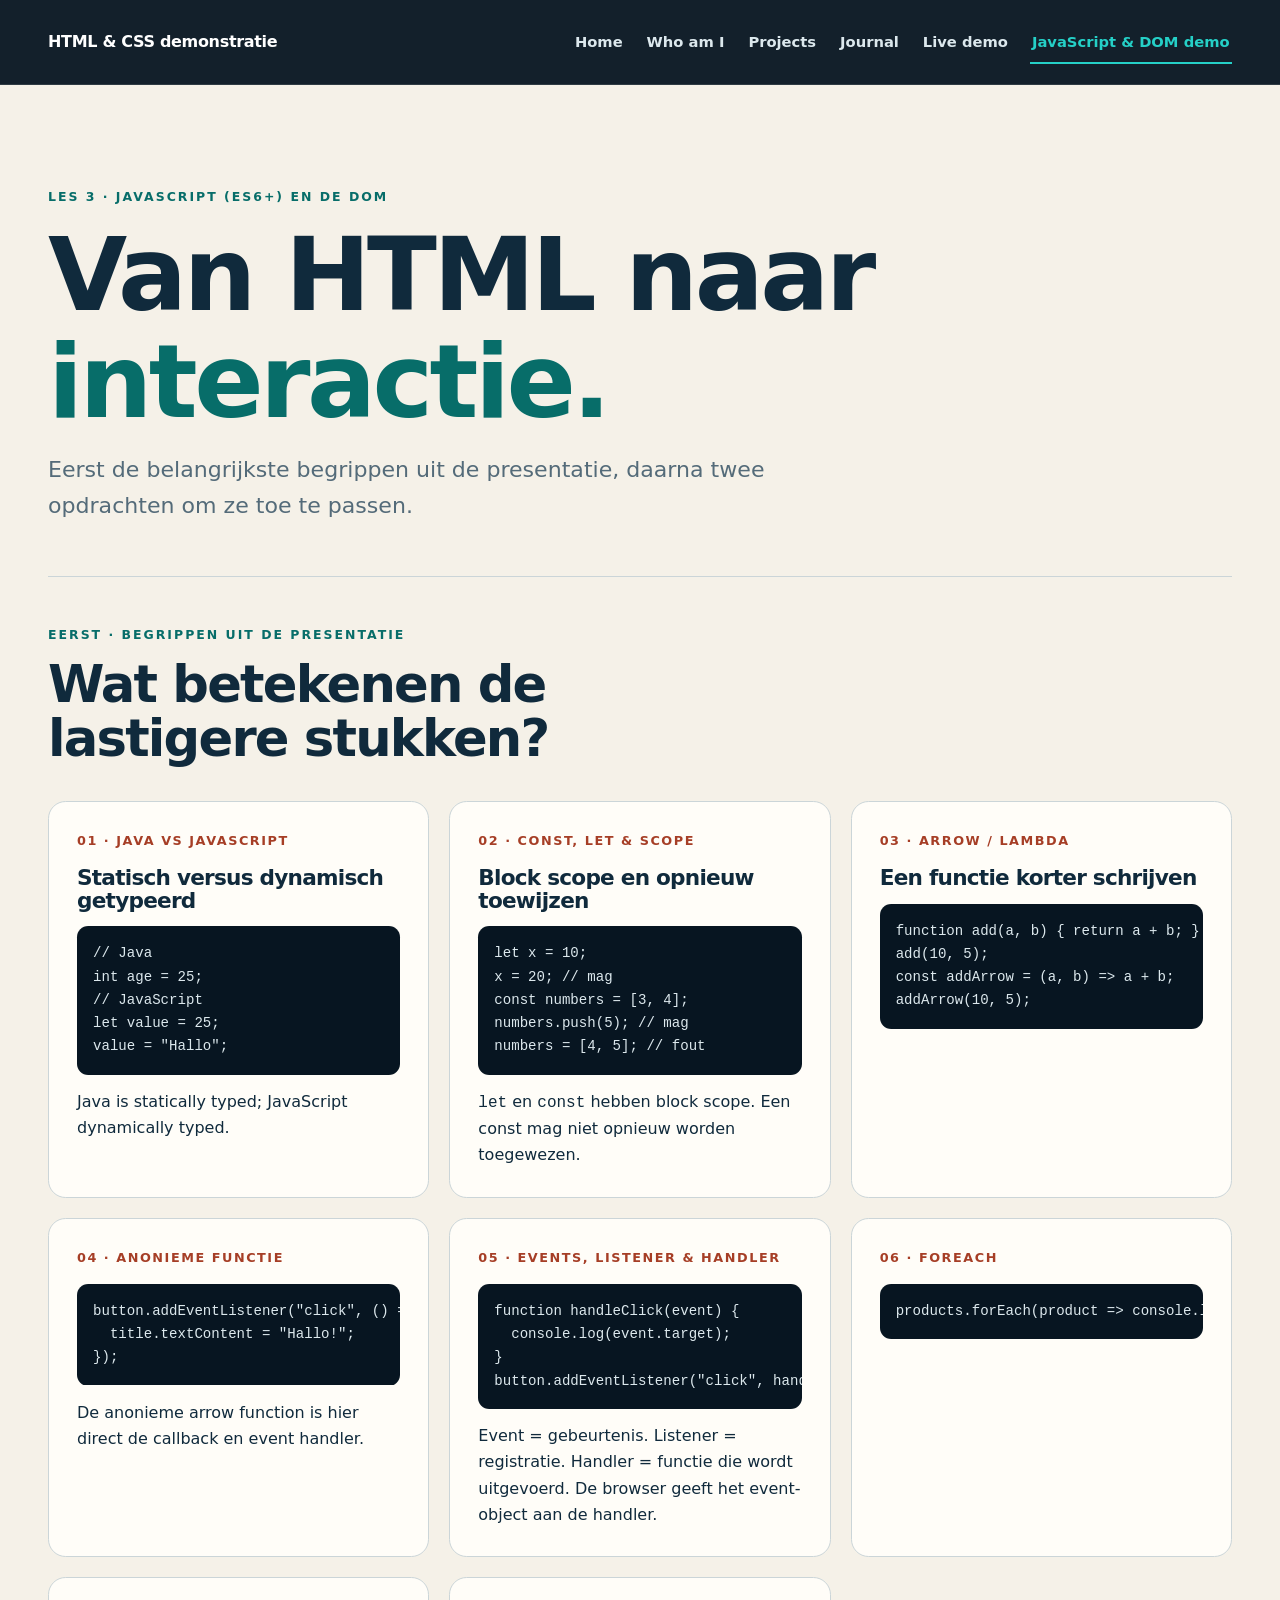
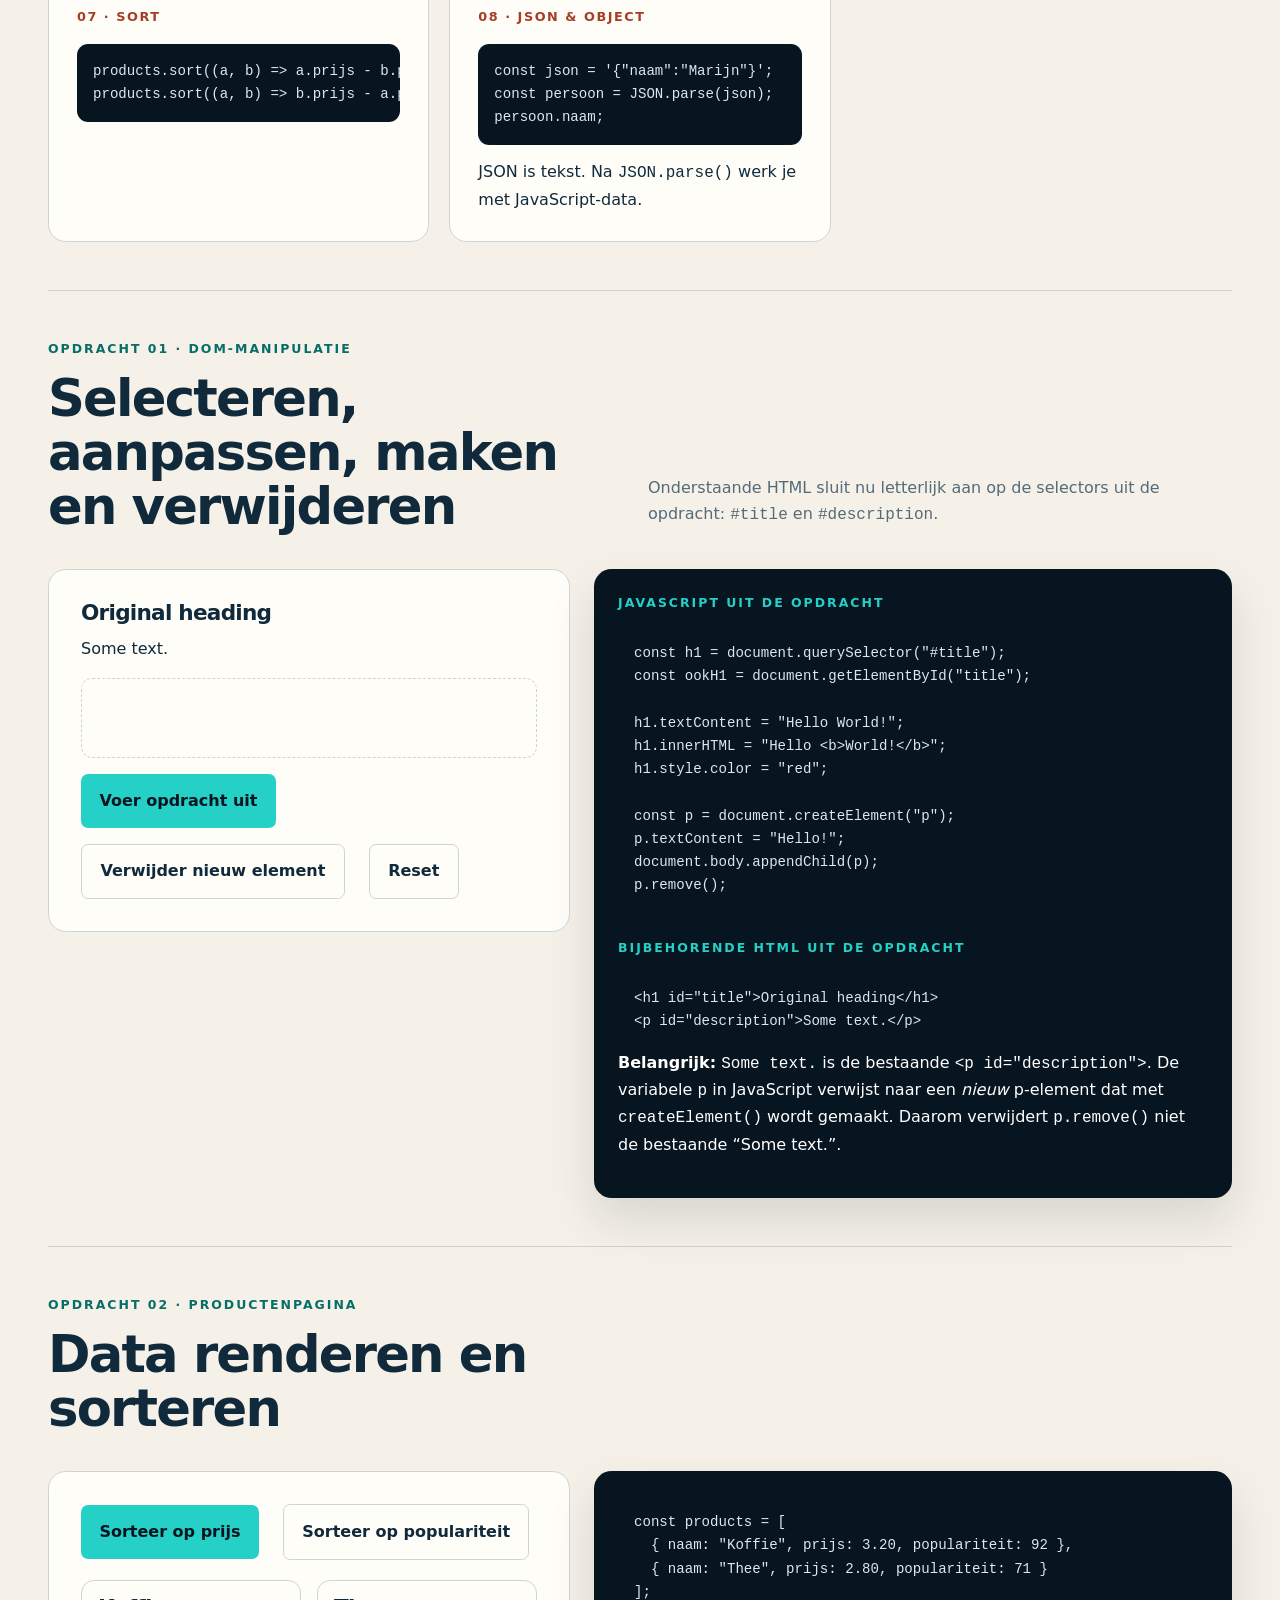
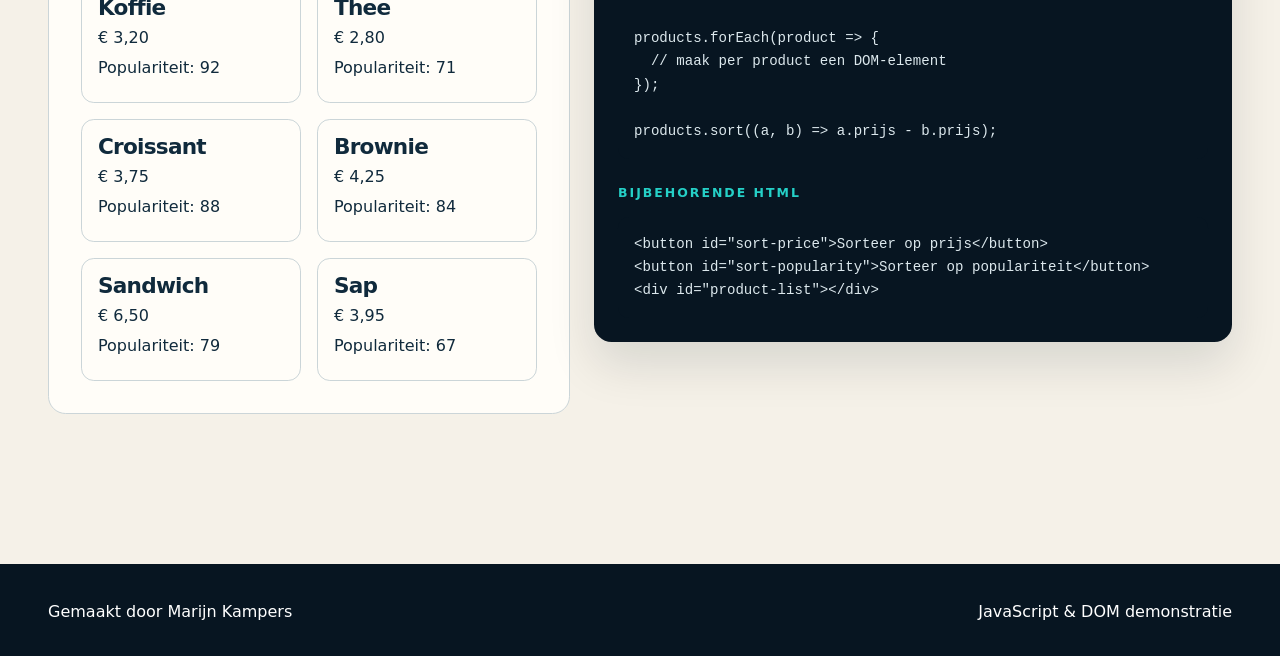
<file: demo2.html>
<!doctype html>
<html lang="nl"><head><meta charset="utf-8"><meta name="viewport" content="width=device-width, initial-scale=1"><meta name="description" content="JavaScript en DOM lesopdrachten"><title>JavaScript & DOM demo</title><link rel="stylesheet" href="css/style.css"><link rel="stylesheet" href="css/demo2.css"></head><body>
<a class="skip-link" href="#hoofdinhoud">Ga naar de inhoud</a><header class="site-header"><div class="container header-inner"><a class="brand" href="index.html"><span>HTML & CSS demonstratie</span></a><nav aria-label="Hoofdnavigatie"><ul class="nav-list"><li><a href="index.html">Home</a></li><li><a href="whoami.html">Who am I</a></li><li><a href="projects.html">Projects</a></li><li><a href="journal.html">Journal</a></li><li><a href="demo.html">Live demo</a></li><li><a aria-current="page" href="demo2.html">JavaScript & DOM demo</a></li></ul></nav></div></header>
<main id="hoofdinhoud" class="container page-main"><header class="page-intro"><p class="eyebrow">Les 3 · JavaScript (ES6+) en de DOM</p><h1>Van HTML naar <span class="accent">interactie.</span></h1><p class="lead">Eerst de belangrijkste begrippen uit de presentatie, daarna twee opdrachten om ze toe te passen.</p></header>
<section class="lesson-block" aria-labelledby="concepten"><div class="lesson-heading"><div><p class="eyebrow">Eerst · Begrippen uit de presentatie</p><h2 id="concepten">Wat betekenen de lastigere stukken?</h2></div></div><div class="card-grid">
<article class="card"><p class="card-number">01 · JAVA VS JAVASCRIPT</p><h3>Statisch versus dynamisch getypeerd</h3><pre class="code-sample"><code>// Java
int age = 25;
// JavaScript
let value = 25;
value = "Hallo";</code></pre><p>Java is statically typed; JavaScript dynamically typed.</p></article>
<article class="card"><p class="card-number">02 · CONST, LET & SCOPE</p><h3>Block scope en opnieuw toewijzen</h3><pre class="code-sample"><code>let x = 10;
x = 20; // mag
const numbers = [3, 4];
numbers.push(5); // mag
numbers = [4, 5]; // fout</code></pre><p><code>let</code> en <code>const</code> hebben block scope. Een const mag niet opnieuw worden toegewezen.</p></article>
<article class="card"><p class="card-number">03 · ARROW / LAMBDA</p><h3>Een functie korter schrijven</h3><pre class="code-sample"><code>function add(a, b) { return a + b; }
add(10, 5);
const addArrow = (a, b) =&gt; a + b;
addArrow(10, 5);</code></pre></article>
<article class="card"><p class="card-number">04 · ANONIEME FUNCTIE</p><pre class="code-sample"><code>button.addEventListener("click", () =&gt; {
  title.textContent = "Hallo!";
});</code></pre><p>De anonieme arrow function is hier direct de callback en event handler.</p></article>
<article class="card"><p class="card-number">05 · EVENTS, LISTENER & HANDLER</p><pre class="code-sample"><code>function handleClick(event) {
  console.log(event.target);
}
button.addEventListener("click", handleClick);</code></pre><p>Event = gebeurtenis. Listener = registratie. Handler = functie die wordt uitgevoerd. De browser geeft het event-object aan de handler.</p></article>
<article class="card"><p class="card-number">06 · FOREACH</p><pre class="code-sample"><code>products.forEach(product =&gt; console.log(product.naam));</code></pre></article>
<article class="card"><p class="card-number">07 · SORT</p><pre class="code-sample"><code>products.sort((a, b) =&gt; a.prijs - b.prijs); // laag → hoog
products.sort((a, b) =&gt; b.prijs - a.prijs); // hoog → laag</code></pre></article>
<article class="card"><p class="card-number">08 · JSON & OBJECT</p><pre class="code-sample"><code>const json = '{"naam":"Marijn"}';
const persoon = JSON.parse(json);
persoon.naam;</code></pre><p>JSON is tekst. Na <code>JSON.parse()</code> werk je met JavaScript-data.</p></article></div></section>
<section class="lesson-block"><div class="lesson-heading"><div><p class="eyebrow">Opdracht 01 · DOM-manipulatie</p><h2>Selecteren, aanpassen, maken en verwijderen</h2></div><p>Onderstaande HTML sluit nu letterlijk aan op de selectors uit de opdracht: <code>#title</code> en <code>#description</code>.</p></div><div class="exercise-grid"><article class="demo-panel exercise-demo"><h3 id="demo-title">Original heading</h3><p id="demo-description">Some text.</p><div id="output" class="output-box" aria-live="polite"></div><div class="button-row compact"><button class="control-button" id="run-dom" type="button">Voer opdracht uit</button><button class="control-button secondary-control" id="remove-dom" type="button">Verwijder nieuw element</button><button class="control-button secondary-control" id="reset-dom" type="button">Reset</button></div></article><article class="code-card"><p class="eyebrow">JavaScript uit de opdracht</p><pre class="code-sample"><code>const h1 = document.querySelector("#title");
const ookH1 = document.getElementById("title");

h1.textContent = "Hello World!";
h1.innerHTML = "Hello &lt;b&gt;World!&lt;/b&gt;";
h1.style.color = "red";

const p = document.createElement("p");
p.textContent = "Hello!";
document.body.appendChild(p);
p.remove();</code></pre><p class="eyebrow" style="margin-top:1.5rem">Bijbehorende HTML uit de opdracht</p><pre class="code-sample"><code>&lt;h1 id="title"&gt;Original heading&lt;/h1&gt;
&lt;p id="description"&gt;Some text.&lt;/p&gt;</code></pre><p><strong>Belangrijk:</strong> <code>Some text.</code> is de bestaande <code>&lt;p id="description"&gt;</code>. De variabele <code>p</code> in JavaScript verwijst naar een <em>nieuw</em> p-element dat met <code>createElement()</code> wordt gemaakt. Daarom verwijdert <code>p.remove()</code> niet de bestaande “Some text.”.</p></article></div></section>
<section class="lesson-block"><div class="lesson-heading"><div><p class="eyebrow">Opdracht 02 · Productenpagina</p><h2>Data renderen en sorteren</h2></div></div><div class="exercise-grid"><article class="demo-panel exercise-demo"><div class="button-row compact top-row"><button class="control-button" id="sort-price" type="button">Sorteer op prijs</button><button class="control-button secondary-control" id="sort-popularity" type="button">Sorteer op populariteit</button></div><div id="product-list" class="product-grid"></div></article><article class="code-card"><pre class="code-sample"><code>const products = [
  { naam: "Koffie", prijs: 3.20, populariteit: 92 },
  { naam: "Thee", prijs: 2.80, populariteit: 71 }
];

products.forEach(product =&gt; {
  // maak per product een DOM-element
});

products.sort((a, b) =&gt; a.prijs - b.prijs);</code></pre><p class="eyebrow" style="margin-top:1.5rem">Bijbehorende HTML</p><pre class="code-sample"><code>&lt;button id="sort-price"&gt;Sorteer op prijs&lt;/button&gt;
&lt;button id="sort-popularity"&gt;Sorteer op populariteit&lt;/button&gt;
&lt;div id="product-list"&gt;&lt;/div&gt;</code></pre></article></div></section>
</main><footer class="site-footer"><div class="container footer-inner"><p>Gemaakt door Marijn Kampers</p><p>JavaScript & DOM demonstratie</p></div></footer><script src="js/site.js" defer></script><script src="js/demo2.js" defer></script></body></html>
</file>
<file: css/style.css>
/* CSS-variabelen staan centraal op het html-element; var(--naam) gebruikt zo’n waarde. */
:root {
  --navy-950: #071521;
  --navy-900: #0b2234;
  --navy-800: #10324b;
  --paper: #f5f1e8;
  --paper-strong: #fffdf8;
  --ink: #102a3c;
  --muted: #546b79;
  --cyan: #25d0c7;
  --cyan-dark: #076d69;
  --coral: #f27052;
  --line: #cbd5d8;
  --white: #ffffff;
  --radius: 1.1rem;
  --shadow: 0 1.4rem 3rem rgba(7, 21, 33, 0.12);
  --max-width: 74rem;
}
/* Border-box laat padding en border meetellen binnen de opgegeven breedte. */
*,
*::before,
*::after {
  box-sizing: border-box;
}
html {
  scroll-behavior: smooth;
}
body {
  margin: 0;
  color: var(--ink);
  background: var(--paper);
  /* De browser kiest het eerste beschikbare lettertype uit deze lijst. */
  font-family:
    Inter,
    ui-sans-serif,
    system-ui,
    -apple-system,
    BlinkMacSystemFont,
    "Segoe UI",
    sans-serif;
  /* rem is relatief aan de lettergrootte van html; 1rem is meestal 16px. */
  font-size: 1rem;
  /* Zonder eenheid: de regelhoogte is 1,65 keer de eigen lettergrootte. */
  line-height: 1.65;
}
img {
  display: block;
  max-width: 100%;
  height: auto;
}
a {
  color: inherit;
  text-underline-offset: 0.22em;
}
a:hover {
  text-decoration-thickness: 0.14em;
}
/* Toont een duidelijke focusrand wanneer de browser dat nodig vindt, bijvoorbeeld bij Tab. */
a:focus-visible,
button:focus-visible {
  outline: 3px solid var(--coral);
  outline-offset: 4px;
}
h1,
h2,
h3 {
  margin: 0 0 0.7rem;
  line-height: 1.05;
  letter-spacing: -0.035em;
}
h1 {
  /* ch is de breedte van het teken 0 in dit lettertype; dit begrenst de kopbreedte. */
  max-width: 13ch;
  /* clamp(min, voorkeur, max): 8% van de vensterbreedte, begrensd tussen 3rem en 6.7rem. */
  font-size: clamp(3rem, 8vw, 6.7rem);
}
h2 {
  /* Schaalt met 4vw, maar blijft tussen 2rem en 3.5rem. */
  font-size: clamp(2rem, 4vw, 3.5rem);
}
h3 {
  font-size: 1.35rem;
}
p {
  margin: 0 0 1rem;
}
button {
  font: inherit;
}
.container {
  /* calc trekt ruimte voor de zijkanten af; min kiest de kleinste van deze breedte en de maximale breedte. */
  width: min(calc(100% - 2rem), var(--max-width));
  /* In deze horizontale schrijfrichting centreren automatische linker- en rechtermarges de container. */
  margin-inline: auto;
}
.skip-link {
  position: fixed;
  top: -6rem;
  left: 1rem;
  z-index: 100;
  padding: 0.75rem 1rem;
  color: var(--navy-950);
  background: var(--cyan);
  font-weight: 800;
}
.skip-link:focus {
  top: 1rem;
}
.site-header {
  /* Blijft vanaf top: 0 aan de bovenkant kleven tijdens scrollen, binnen de oudercontainer. */
  position: sticky;
  top: 0;
  /* Bepaalt de stapelvolgorde binnen de stapelcontext; hoger ligt vóór lager. */
  z-index: 20;
  color: var(--white);
  /* rgba bevat rood, groen, blauw en dekking: 0.95 betekent 95% ondoorzichtig. */
  background: rgba(7, 21, 33, 0.95);
  border-bottom: 1px solid rgba(255, 255, 255, 0.12);
  /* Vervaagt wat achter de deels transparante header zichtbaar is. */
  backdrop-filter: blur(12px);
}
.header-inner {
  display: flex;
  min-height: 5.25rem;
  align-items: center;
  justify-content: space-between;
  gap: 1.5rem;
}
.brand {
  display: flex;
  align-items: center;
  gap: 0.75rem;
  font-weight: 800;
  text-decoration: none;
  letter-spacing: -0.02em;
}
.brand img {
  width: 2.5rem;
  height: 2.5rem;
}
.nav-list {
  display: flex;
  /* Blokken mogen naar een volgende rij als ze niet op één rij passen. */
  flex-wrap: wrap;
  gap: 0.25rem 1.2rem;
  margin: 0;
  padding: 0;
  list-style: none;
}
.nav-list a {
  display: block;
  padding: 0.65rem 0.15rem 0.45rem;
  color: #dce8ed;
  font-size: 0.92rem;
  font-weight: 750;
  text-decoration: none;
  border-bottom: 0.18rem solid transparent;
}
.nav-list a:hover {
  color: var(--white);
}
/* De attribuutselector selecteert alleen de link naar de huidige pagina. */
.nav-list a[aria-current="page"] {
  color: var(--cyan);
  border-bottom-color: var(--cyan);
}
.hero-shell {
  color: var(--white);
  background: var(--navy-950);
  overflow: hidden;
}
.hero {
  display: grid;
  gap: 3rem;
  align-items: center;
  min-height: 45rem;
  /* Boven- en onderruimte groeit met de vensterbreedte, tussen 4rem en 8rem. */
  padding-block: clamp(4rem, 10vw, 8rem);
}
.hero-copy {
  position: relative;
  z-index: 1;
}
.hero-copy h1 span {
  color: var(--cyan);
}
.lead {
  max-width: 47rem;
  color: var(--muted);
  /* Schaalt met 2vw, maar blijft tussen 1.12rem en 1.38rem. */
  font-size: clamp(1.12rem, 2vw, 1.38rem);
}
.hero-shell .lead {
  color: #b9ccd4;
}
.eyebrow {
  margin-bottom: 0.8rem;
  color: var(--cyan-dark);
  font-size: 0.78rem;
  font-weight: 850;
  letter-spacing: 0.16em;
  text-transform: uppercase;
}
.hero-shell .eyebrow,
.dark-section .eyebrow {
  color: var(--cyan);
}
.button-row {
  display: flex;
  flex-wrap: wrap;
  align-items: center;
  gap: 1rem 1.5rem;
  margin-top: 2rem;
}
.button,
.control-button {
  display: inline-block;
  padding: 0.85rem 1.15rem;
  border: 0;
  border-radius: 0.45rem;
  color: var(--navy-950);
  background: var(--cyan);
  font-weight: 800;
  text-decoration: none;
  cursor: pointer;
}
.button:hover,
.control-button:hover {
  background: #76e5df;
}
.button.secondary {
  color: var(--white);
  background: transparent;
  border: 1px solid rgba(255, 255, 255, 0.3);
}
.text-link {
  font-weight: 800;
}
.hero-art {
  position: relative;
  min-height: 28rem;
}
.orbit {
  /* Plaatst het element buiten de normale stroom, hier ten opzichte van een gepositioneerde ouder. */
  position: absolute;
  border: 1px solid rgba(37, 208, 199, 0.35);
  border-radius: 50%;
}
.orbit-one {
  /* Verkorting voor afstanden boven, rechts, onder en links, in die volgorde. */
  inset: 0 4rem 2rem 0;
}
.orbit-two {
  inset: 4rem 0 0 5rem;
}
.hero-card {
  position: absolute;
  width: min(24rem, 88%);
  padding: 2rem;
  color: var(--navy-950);
  background: var(--paper-strong);
  border-radius: var(--radius);
  box-shadow: var(--shadow);
}
.hero-card strong {
  display: block;
  font-size: 2.8rem;
  line-height: 1;
}
.hero-card-one {
  top: 1rem;
  right: 0;
  /* Draait de kaart visueel 3 graden; de oorspronkelijke layoutruimte blijft gelijk. */
  transform: rotate(3deg);
}
.hero-card-two {
  bottom: 1rem;
  left: 0;
  transform: rotate(-4deg);
  background: var(--coral);
}
.code-line {
  display: block;
  margin-top: 1rem;
  font-family: ui-monospace, SFMono-Regular, Menlo, monospace;
  font-size: 0.85rem;
}
.section {
  /* Schaalt met 8vw, maar blijft tussen 4rem en 7rem. */
  padding-block: clamp(4rem, 8vw, 7rem);
}
/* Het plusteken selecteert een section die direct na een andere section staat. */
.section + .section {
  border-top: 1px solid var(--line);
}
.section-heading {
  display: grid;
  gap: 1rem 3rem;
  margin-bottom: 2.7rem;
}
.section-heading h2 {
  max-width: 14ch;
}
.section-heading .lead {
  align-self: end;
}
.card-grid,
.project-grid {
  display: grid;
  gap: 1.25rem;
}
.card {
  padding: 1.75rem;
  background: var(--paper-strong);
  border: 1px solid var(--line);
  border-radius: var(--radius);
}
.card-number {
  color: var(--coral);
  font-size: 0.8rem;
  font-weight: 850;
  letter-spacing: 0.12em;
}
.card p:last-child {
  margin-bottom: 0;
}
.dark-section {
  color: var(--white);
  background: var(--navy-900);
}
.dark-section .lead {
  color: #b9ccd4;
}
.principles {
  display: flex;
  flex-wrap: wrap;
  gap: 0.8rem;
  margin: 2.2rem 0 0;
  padding: 0;
  list-style: none;
}
.principles li {
  padding: 0.6rem 0.85rem;
  border: 1px solid rgba(255, 255, 255, 0.23);
  border-radius: 99rem;
}
.page-main {
  /* Schaalt met 8vw, maar blijft tussen 3.5rem en 7rem. */
  padding-block: clamp(3.5rem, 8vw, 7rem);
  /* vh is 1% van de viewporthoogte; dit geeft de inhoud minstens 65% van die hoogte. */
  min-height: 65vh;
}
.page-intro {
  max-width: 54rem;
  margin-bottom: 3.2rem;
}
.page-intro h1 {
  margin-bottom: 1rem;
}
.profile-layout {
  display: grid;
  gap: 2rem;
}
.profile-aside {
  padding: 1.6rem;
  color: var(--white);
  background: var(--navy-900);
  border-radius: var(--radius);
}
.profile-aside dl {
  margin: 0;
}
.profile-aside dt {
  color: var(--cyan);
  font-size: 0.76rem;
  font-weight: 800;
  letter-spacing: 0.12em;
  text-transform: uppercase;
}
.profile-aside dd {
  margin: 0.15rem 0 1.3rem;
}
.story-block {
  max-width: 48rem;
}
.story-block + .story-block {
  margin-top: 3rem;
}
.project-card {
  overflow: hidden;
  background: var(--paper-strong);
  border: 1px solid var(--line);
  border-radius: var(--radius);
  box-shadow: 0 0.7rem 1.6rem rgba(7, 21, 33, 0.06);
}
.project-visual {
  display: grid;
  min-height: 14rem;
  /* In Grid: verkorting voor align-items en justify-items; centreert de inhoud op beide assen. */
  place-items: center;
  color: var(--white);
  font-size: 3rem;
  font-weight: 900;
  letter-spacing: -0.08em;
}
.visual-one {
  background: linear-gradient(135deg, #10324b, #1d6b7a);
}
.visual-two {
  background: linear-gradient(135deg, #742f3d, #f27052);
}
.visual-three {
  background: linear-gradient(135deg, #215a47, #70a45d);
}
.project-content {
  padding: 1.65rem;
}
.project-type {
  color: var(--cyan-dark);
  font-size: 0.76rem;
  font-weight: 850;
  letter-spacing: 0.12em;
  text-transform: uppercase;
}
.tag-list {
  display: flex;
  flex-wrap: wrap;
  gap: 0.5rem;
  margin: 1.2rem 0 0;
  padding: 0;
  list-style: none;
}
.tag-list li {
  padding: 0.25rem 0.7rem;
  background: #e6eeee;
  border-radius: 99rem;
  font-size: 0.84rem;
}
.filter-row {
  display: flex;
  flex-wrap: wrap;
  gap: 0.65rem;
  margin-bottom: 1.5rem;
}
.filter-button {
  padding: 0.55rem 0.8rem;
  color: var(--ink);
  background: transparent;
  border: 1px solid var(--line);
  border-radius: 99rem;
  font-weight: 750;
  cursor: pointer;
}
/* De actieve knop krijgt deze stijl; JavaScript werkt aria-pressed bij. */
.filter-button[aria-pressed="true"] {
  color: var(--white);
  background: var(--navy-900);
  border-color: var(--navy-900);
}
.project-card[hidden] {
  display: none;
}
.journal-list {
  border-top: 1px solid var(--line);
}
.journal-item {
  display: grid;
  gap: 0.5rem 2rem;
  padding-block: 2rem;
  border-bottom: 1px solid var(--line);
}
.journal-item h2 {
  margin-bottom: 0.6rem;
  /* Schaalt met 3vw, maar blijft tussen 1.45rem en 2.2rem. */
  font-size: clamp(1.45rem, 3vw, 2.2rem);
}
.journal-item h2 a {
  text-decoration: none;
}
.journal-item .date {
  color: var(--muted);
  font-size: 0.9rem;
}
.demo-stack {
  display: grid;
  gap: 3.5rem;
}
.demo-panel {
  /* Schaalt met 3vw, maar blijft tussen 1.2rem en 2rem. */
  padding: clamp(1.2rem, 3vw, 2rem);
  background: var(--paper-strong);
  border: 1px solid var(--line);
  border-radius: var(--radius);
}
.demo-panel h2 {
  /* Schaalt met 4vw, maar blijft tussen 1.8rem en 2.7rem. */
  font-size: clamp(1.8rem, 4vw, 2.7rem);
}
.flex-controls {
  display: flex;
  flex-wrap: wrap;
  gap: 0.6rem;
  margin: 1.25rem 0;
}
.flex-stage {
  display: flex;
  justify-content: flex-start;
  gap: 0.8rem;
  min-height: 10rem;
  padding: 1rem;
  background: #e7efef;
  border: 2px dashed #8aa4aa;
  border-radius: 0.7rem;
  transition: 0.25s ease;
}
.flex-item {
  display: grid;
  width: 5rem;
  min-height: 5rem;
  place-items: center;
  /* De container regelt de verticale uitlijning via align-items. */
  color: var(--white);
  background: var(--navy-800);
  border-radius: 0.55rem;
  font-size: 1.4rem;
  font-weight: 900;
}
.box-row {
  display: flex;
  flex-wrap: wrap;
  gap: 2rem;
  align-items: flex-start;
}
.measure-box {
  width: 17.5rem;
  padding: 2rem;
  border: 1rem solid var(--coral);
  background: #ffd8cf;
}
.content-box-demo {
  box-sizing: content-box;
}
.border-box-demo {
  box-sizing: border-box;
}
.measure-label {
  display: inline-block;
  margin-top: 1rem;
  padding: 0.35rem 0.55rem;
  color: var(--white);
  background: var(--navy-900);
  border-radius: 0.35rem;
  font-family: ui-monospace, monospace;
  font-size: 0.82rem;
}
.status {
  min-height: 1.6rem;
  margin: 0.8rem 0 0;
  color: var(--cyan-dark);
  font-weight: 800;
}
.dynamic-number {
  margin: 1rem 0;
  color: var(--coral);
  font-size: 4rem;
  font-weight: 900;
  line-height: 1;
}
.code-sample {
  /* Toont een horizontale scrollbar als de inhoud breder is dan dit element. */
  overflow-x: auto;
  padding: 1rem;
  color: #dce8ed;
  background: var(--navy-950);
  border-radius: 0.7rem;
  font-family: ui-monospace, SFMono-Regular, Menlo, monospace;
  font-size: 0.88rem;
  /* Bewaart spaties en regeleinden, zodat code zijn inspringing behoudt. */
  white-space: pre;
}
.site-footer {
  padding-block: 2.2rem;
  color: var(--white);
  background: var(--navy-950);
}
.footer-inner {
  display: flex;
  flex-wrap: wrap;
  justify-content: space-between;
  gap: 1rem 2rem;
}
.footer-inner p {
  margin: 0;
}
/* Deze regels gelden vanaf 48rem vensterbreedte; bij een standaardbasis van 16px is dat 768px. */
@media (min-width: 48rem) {
  .hero {
    grid-template-columns: 1.25fr 0.75fr;
  }
  .section-heading {
    grid-template-columns: 1fr 1fr;
    align-items: end;
  }
  .card-grid,
  .project-grid {
    /* repeat maakt drie gelijke kolommen; fr verdeelt de beschikbare ruimte na aftrek van gaps. */
    grid-template-columns: repeat(3, 1fr);
  }
  .profile-layout {
    grid-template-columns: 18rem 1fr;
    align-items: start;
  }
  .journal-item {
    grid-template-columns: 10rem 1fr;
  }
}
/* Op smallere schermen staan onder andere de navigatie en de sitenaam onder elkaar. */
@media (max-width: 52rem) {
  .header-inner {
    /* Bij column loopt de dwarsas horizontaal: flex-start lijnt hier links uit. */
    align-items: flex-start;
    /* Zet de sitenaam en navigatie onder elkaar in plaats van naast elkaar. */
    flex-direction: column;
    /* Binnenruimte boven en onder: elk 0.9rem. */
    padding-block: 0.9rem;
  }
  .site-header {
    /* Normale paginastroom: de header scrollt mee en kleeft niet zoals sticky.
       Bij static hebben top en left geen effect op de positie. */
    position: static;
  }
  .hero {
    min-height: auto;
  }
  .hero-art {
    min-height: 22rem;
  }
  .nav-list {
    gap: 0.15rem 0.8rem;
  }
}
/* Respecteert de systeemvoorkeur voor minder beweging door animatie-effecten te beperken. */
@media (prefers-reduced-motion: reduce) {
  html {
    scroll-behavior: auto;
  }
  *,
  *::before,
  *::after {
    /* Een bijna onmiddellijke overgang; !important geeft dit voorrang op gewone overgangsregels. */
    transition-duration: 0.01ms !important;
  }
}

/* CSS Grid-demo: vaste sporen laten ruimte voor uitlijning op beide assen. */
.grid-stage {
  display: grid;
  /* Twee kolommen van elk 4rem; de vrije ruimte ernaast maakt uitlijning zichtbaar. */
  grid-template-columns: repeat(2, 4rem);
  grid-template-rows: repeat(2, 4rem);
  justify-content: start;
  align-content: start;
  gap: 0.8rem;
  height: 20rem;
  padding: 1rem;
  background: #e7efef;
  border: 2px dashed #8aa4aa;
  border-radius: 0.7rem;
}
.grid-item {
  display: grid;
  place-items: center;
  background: var(--navy-800);
  color: white;
  border-radius: 0.55rem;
  font-size: 1.4rem;
  font-weight: 900;
}
/* Fieldset en legend geven elke richting een toegankelijke groepsnaam. */
.layout-controls {
  min-width: 0;
  margin: 1rem 0;
  padding: 0.75rem;
  border: 1px solid #8aa4aa;
  border-radius: 0.7rem;
}
.layout-controls legend {
  padding-inline: 0.35rem;
  font-weight: 750;
}
.layout-controls .flex-controls {
  margin: 0.25rem 0;
}
.flex-stage {
  align-items: center;
}
.flex-item {
  width: 4rem;
  min-height: 4rem;
}
/* De bronverhouding blijft 16:9; object-fit vult de kaart zonder vervorming. */
img.project-visual {
  width: 100%;
  height: auto;
  min-height: 0;
  /* Houdt de verhouding breedte:hoogte op 16:9. */
  aspect-ratio: 16 / 9;
  /* Vult het afbeeldingsvak zonder vervorming; zo nodig worden de randen afgesneden. */
  object-fit: cover;
}
.image-credit {
  margin-top: 1rem;
  font-size: 0.85rem;
}
/* Donkerder tekst geeft voldoende contrast op de lichte en koraalrode vlakken. */
.card-number,
.dynamic-number {
  color: #a63e26;
}
.hero-card .eyebrow {
  color: var(--ink);
}
.project-content h2 {
  /* Schaalt met 3vw, maar blijft tussen 1.6rem en 2.3rem. */
  font-size: clamp(1.6rem, 3vw, 2.3rem);
  /* Breekt zo nodig ook lange woorden of code af om buiten het scherm lopen te voorkomen. */
  overflow-wrap: anywhere;
}
/* De meetdemo behoudt echte pixelbreedtes en scrollt lokaal op smalle schermen. */
.demo-stack,
.demo-panel,
.profile-layout > *,
.card-grid > * {
  min-width: 0;
}
.box-row {
  overflow-x: auto;
  padding-bottom: 0.5rem;
}
.status {
  overflow-wrap: anywhere;
}
:target {
  /* Laat bij scrollen naar een anker extra ruimte boven het doel vrij voor de vaste header. */
  scroll-margin-top: 7rem;
}

/* Breedtevarianten staan los van de bestaande interactieve uitlijndemo's. */
.ratio-example {
  margin-top: 2rem;
  padding-top: 2rem;
  border-top: 1px solid var(--line);
}
.ratio-example h3 {
  /* Schaalt met 3vw, maar blijft tussen 1.35rem en 1.9rem. */
  font-size: clamp(1.35rem, 3vw, 1.9rem);
  line-height: 1.2;
}
.ratio-stage {
  gap: 1rem;
  padding: 1rem;
  background: #e7efef;
  border: 2px dashed #8aa4aa;
  border-radius: 0.7rem;
}
.ratio-flex {
  display: flex;
  flex-wrap: wrap;
}
/* Zonder padding/border op de flex-items blijft de buitenbreedte exact 1:1:2. */
.ratio-flex > .ratio-tile {
  /* Volgorde: groeien, krimpen, basisbreedte; vanaf nul verdeelt flex-grow de beschikbare ruimte. */
  flex: 1 1 0;
  min-width: 0;
}
.ratio-flex > .ratio-double {
  /* Krijgt twee delen van de vrije ruimte, tegenover één deel voor de andere blokken. */
  flex-grow: 2;
}
.ratio-flex > .ratio-full {
  /* Niet groeien of krimpen; 100% basisbreedte dwingt dit blok met wrap naar een volle rij. */
  flex: 0 0 100%; /* D vult een eigen rij. */
  /* flex: 1 1 0; */ /* D doet mee op dezelfde rij: 1–1–2–1. */
}
/* Grid rekent de gaps zelf af voordat het de resterende ruimte in fr verdeelt. */
.ratio-grid {
  display: grid;
  /* Verhouding 2:1:1; minimum 0 voorkomt dat lange inhoud de kolommen onbedoeld verbreedt. */
  grid-template-columns: minmax(0, 2fr) repeat(2, minmax(0, 1fr));
}
.ratio-grid > .ratio-full {
  /* Van rasterlijn 1 tot de laatste lijn (-1): dit blok beslaat alle kolommen. */
  grid-column: 1 / -1;
}
.ratio-tile {
  display: grid;
  min-height: 7rem;
  place-items: center;
  color: var(--white);
  background: var(--navy-800);
  border-radius: 0.55rem;
  text-align: center;
}
.ratio-tile > span {
  padding: 0.75rem 0.25rem;
  min-width: 0;
  overflow-wrap: anywhere;
}
.ratio-tile strong {
  display: block;
  font-size: 1.8rem;
  line-height: 1.2;
}
.ratio-tile small {
  display: block;
  margin-top: 0.4rem;
  font-size: 0.8rem;
}
.ratio-tile.ratio-double {
  background: #076d69;
}
.ratio-tile.ratio-full {
  min-height: 5rem;
  color: var(--ink);
  background: #ffd8cf;
}
.ratio-note {
  margin-top: 1rem;
  font-size: 0.92rem;
}

/* Eenmalige beweging na binnenkomst; transform verandert de layoutmaten niet. */
.motion-cards.is-in-view > .card {
  animation: card-lift 1.8s ease-in-out 1 both;
}
.motion-cards.is-in-view > .card:nth-child(2) {
  animation-delay: 0.15s;
}
.motion-cards.is-in-view > .card:nth-child(3) {
  animation-delay: 0.3s;
}
@keyframes card-lift {
  0%,
  100% {
    transform: translateY(0);
  }
  50% {
    transform: translateY(-8px);
  }
}
/* De SVG gebruikt currentColor om de tekstkleur over te nemen. */
.code-motion {
  display: block;
  max-width: 100%;
  margin-bottom: 1rem;
  color: var(--cyan-dark);
}
.dark-section .code-motion {
  color: var(--cyan);
}
.code-motion.is-in-view .code-motion-dot {
  animation: code-travel 2.4s ease-in-out 1;
}
@keyframes code-travel {
  0%,
  100% {
    transform: translateX(0);
  }
  50% {
    transform: translateX(48px);
  }
}
/* De video past zich aan de container aan en behoudt zijn beeldverhouding. */
.video-example {
  margin: 1.5rem 0;
}
.video-example video {
  display: block;
  width: 50%;
  height: auto;
  border-radius: 0.7rem;
  background: var(--navy-950);
}
.video-example figcaption {
  margin-top: 0.75rem;
  color: var(--muted);
  font-size: 0.92rem;
}
video:focus-visible {
  outline: 3px solid var(--coral);
  outline-offset: 4px;
}
/* Geen automatische beweging wanneer de gebruiker dat liever niet heeft. */
@media (prefers-reduced-motion: reduce) {
  .motion-cards.is-in-view > .card,
  .code-motion.is-in-view .code-motion-dot {
    animation: none;
  }
}

/* Semantisch formulier: labels boven velden; border-box houdt padding binnen de breedte. */
.lesson-form {
  max-width: 38rem;
  margin-block: 1.5rem;
}
.lesson-form fieldset {
  min-width: 0;
  margin: 0 0 1rem;
  padding: 1.25rem;
  border: 1px solid #8aa4aa;
  border-radius: 0.7rem;
}
.lesson-form legend {
  padding-inline: 0.35rem;
  font-weight: 800;
}
.form-field + .form-field {
  margin-top: 1rem;
}
.form-field label {
  display: block;
  margin-bottom: 0.35rem;
  font-weight: 750;
}
.form-field input,
.form-field textarea {
  display: block;
  width: 100%;
  padding: 0.7rem;
  border: 1px solid var(--muted);
  border-radius: 0.35rem;
  font: inherit;
  color: var(--ink);
  background: var(--white);
}
.form-field textarea {
  resize: vertical;
}
.form-field input:focus-visible,
.form-field textarea:focus-visible {
  outline: 3px solid var(--cyan-dark);
  outline-offset: 3px;
}
.field-help {
  margin: 0.35rem 0 0;
  color: var(--muted);
  font-size: 0.9rem;
}
.lesson-form button:disabled {
  opacity: 0.65;
  cursor: not-allowed;
}
</file>
<file: css/demo2.css>
.accent{color:var(--cyan-dark)}.lesson-block{padding-block:3rem;border-top:1px solid var(--line)}.lesson-heading{display:grid;gap:1rem;margin-bottom:1.5rem}.lesson-heading>p{max-width:46rem;color:var(--muted)}.exercise-grid{display:grid;gap:1.5rem;align-items:start}.exercise-demo,.code-card{min-width:0}.code-card{padding:1.5rem;border-radius:var(--radius);background:var(--navy-950);color:var(--white);box-shadow:var(--shadow)}.code-card .eyebrow{color:var(--cyan)}.code-card h3{color:var(--white)}.code-card .code-sample{margin:0;max-height:36rem;overflow:auto}.output-box{min-height:5rem;margin:1rem 0;padding:1rem;border:1px dashed var(--line);border-radius:.7rem;background:var(--paper-strong)}.compact{margin-top:1rem}.secondary-control{background:var(--paper-strong);color:var(--ink);border:1px solid var(--line)}.secondary-control:hover{background:#e8e3d8}.product-grid{display:grid;grid-template-columns:repeat(auto-fit,minmax(10rem,1fr));gap:1rem;margin-top:1.25rem}.product-card{padding:1rem;border:1px solid var(--line);border-radius:.8rem;background:var(--paper-strong)}.product-card h3{margin-bottom:.35rem}.product-card p{margin-bottom:.25rem}.top-row{margin-top:0}.dark-callout{margin-block:2rem 5rem;padding:clamp(2rem,5vw,4rem);border-radius:var(--radius);background:var(--navy-950);color:var(--white)}.dark-callout .eyebrow{color:var(--cyan)}.dark-callout p:last-child{max-width:48rem;color:#b9ccd4}.code-sample code{white-space:pre}@media(min-width:900px){.exercise-grid{grid-template-columns:minmax(0,.9fr) minmax(0,1.1fr)}.lesson-heading{grid-template-columns:1fr 1fr;align-items:end}}
</file>
